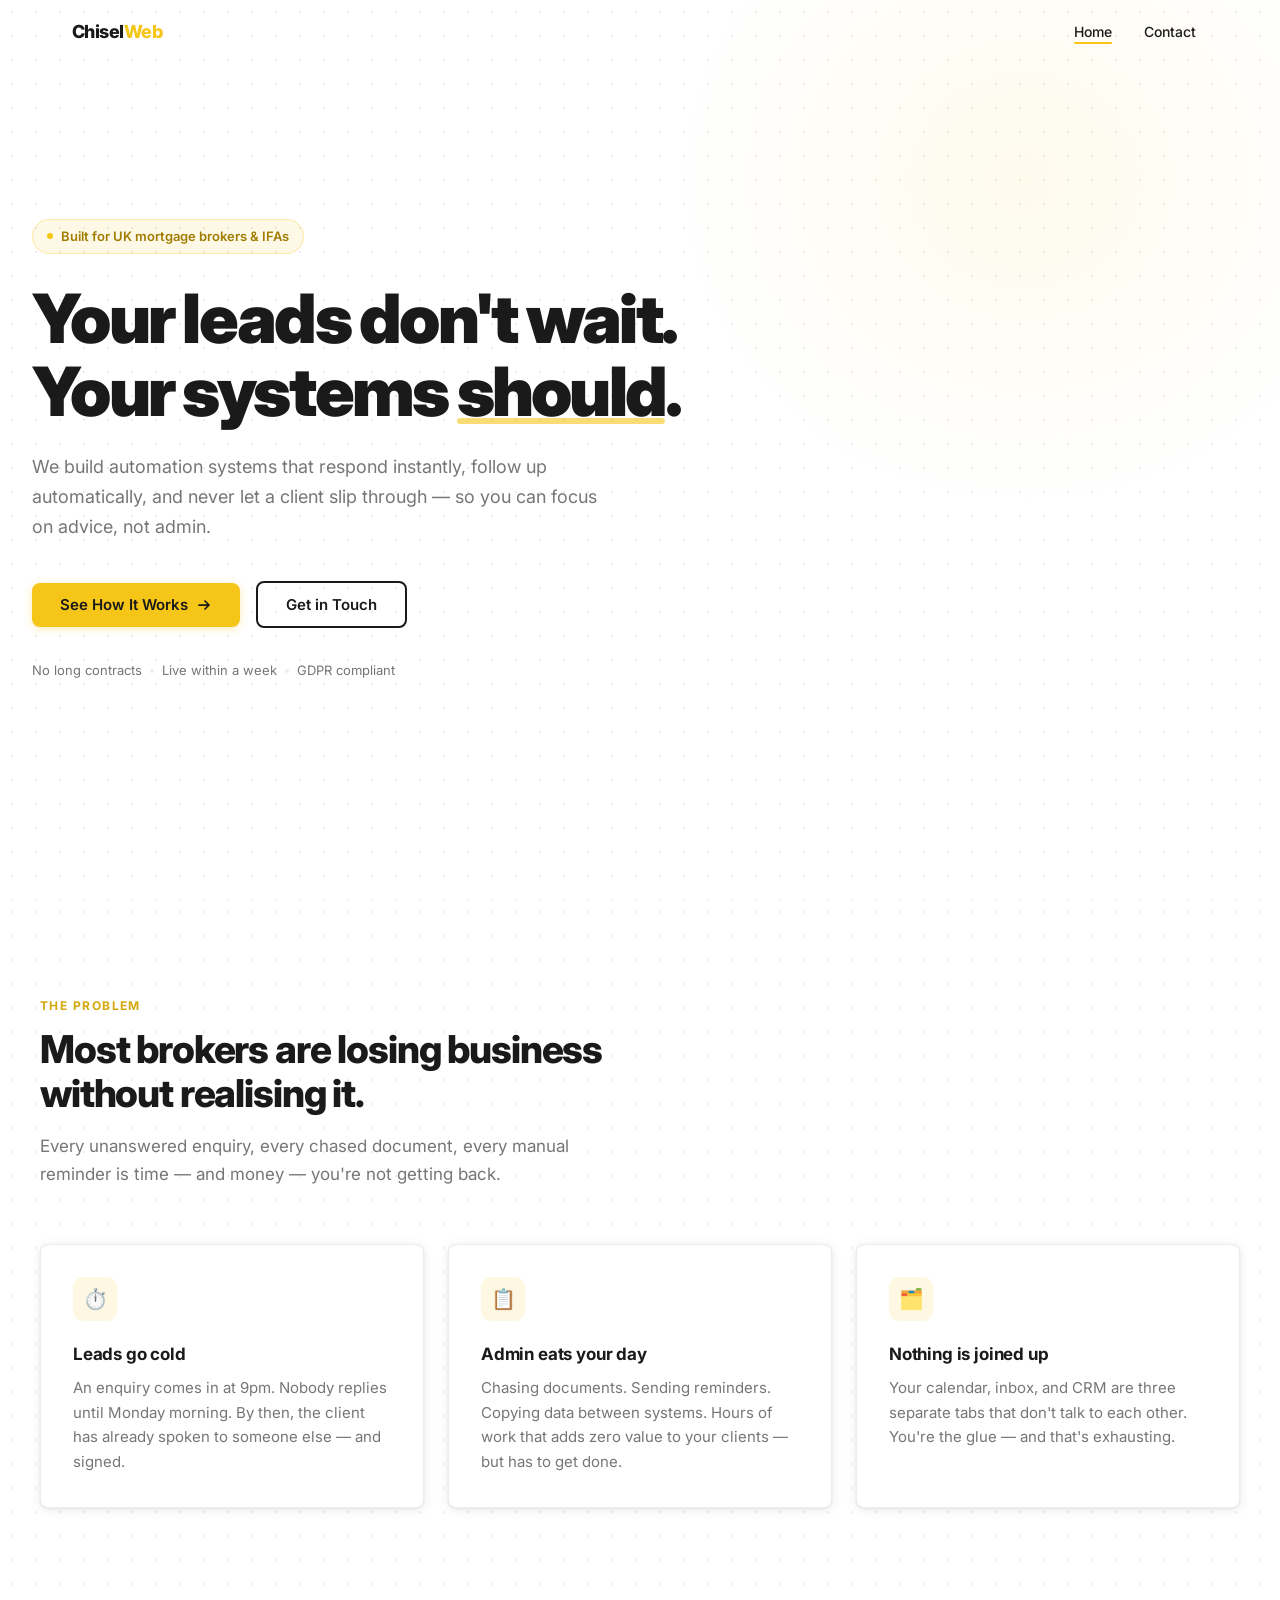
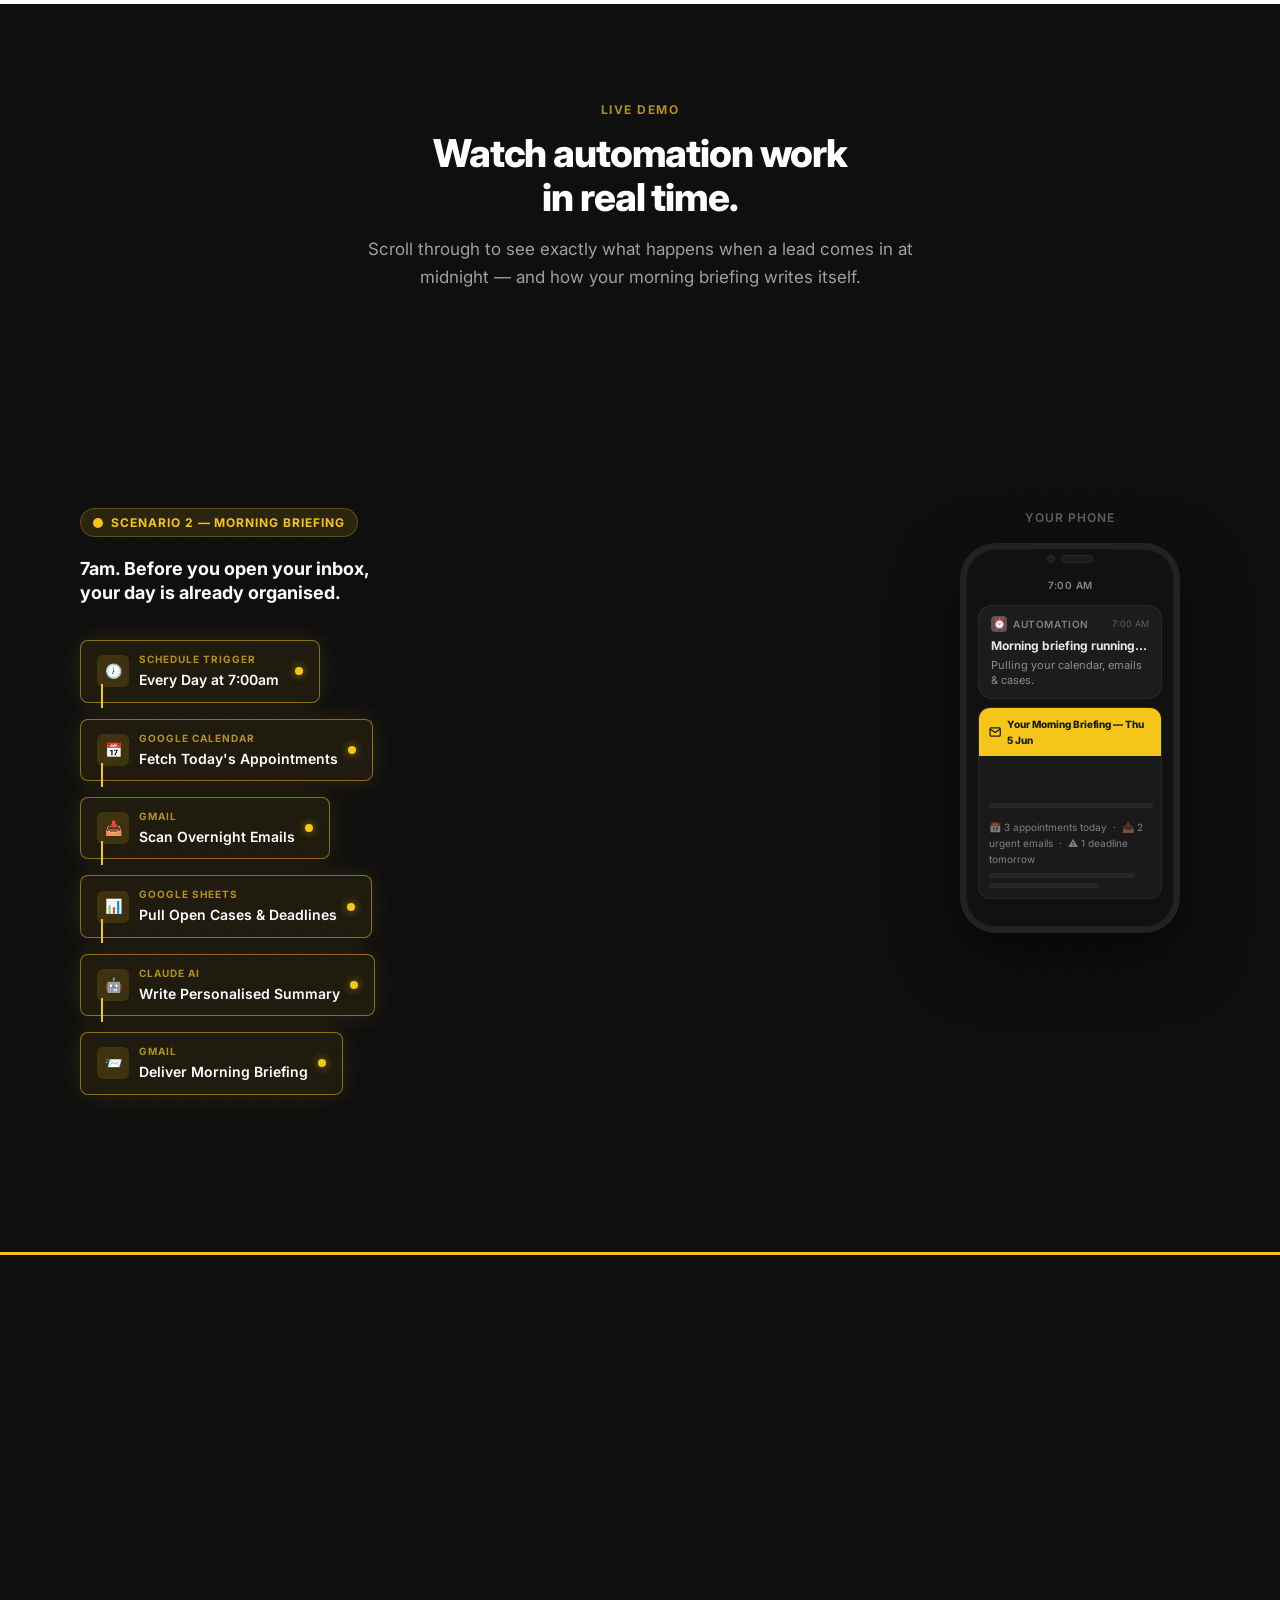
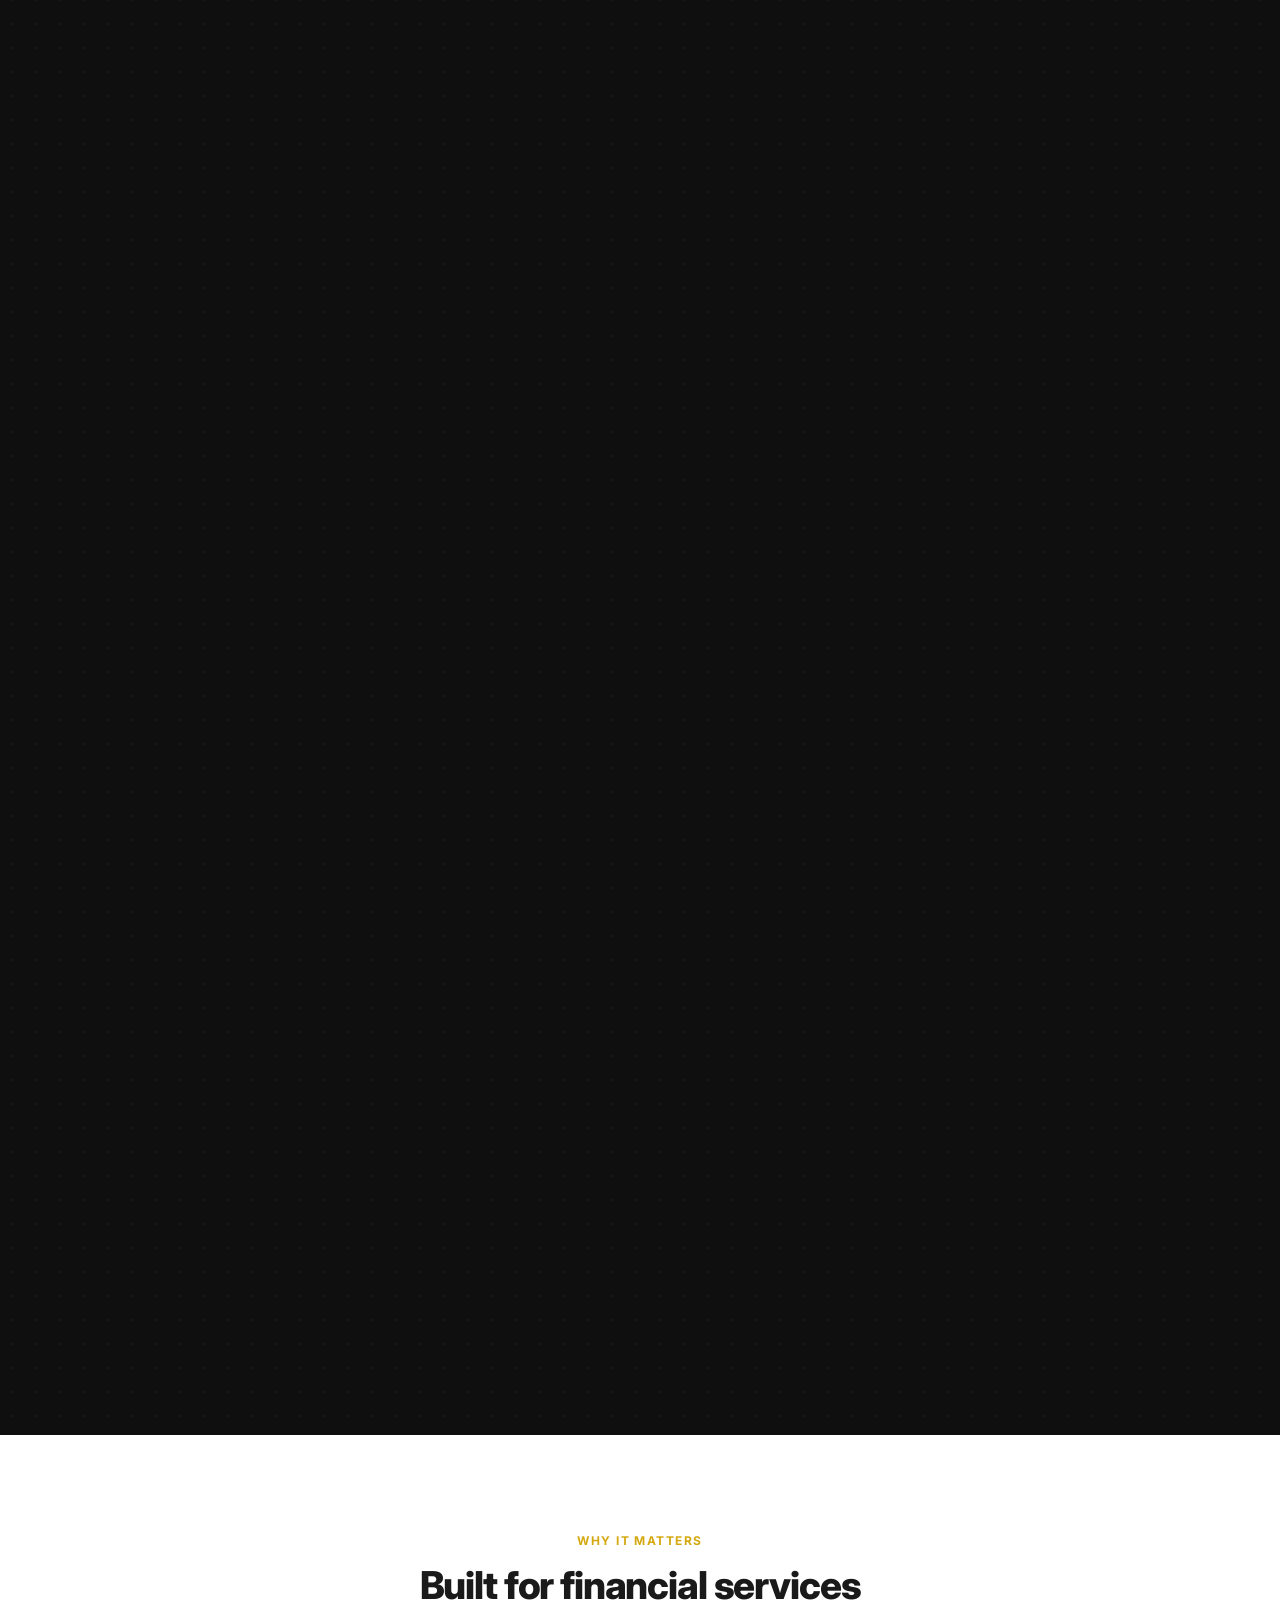
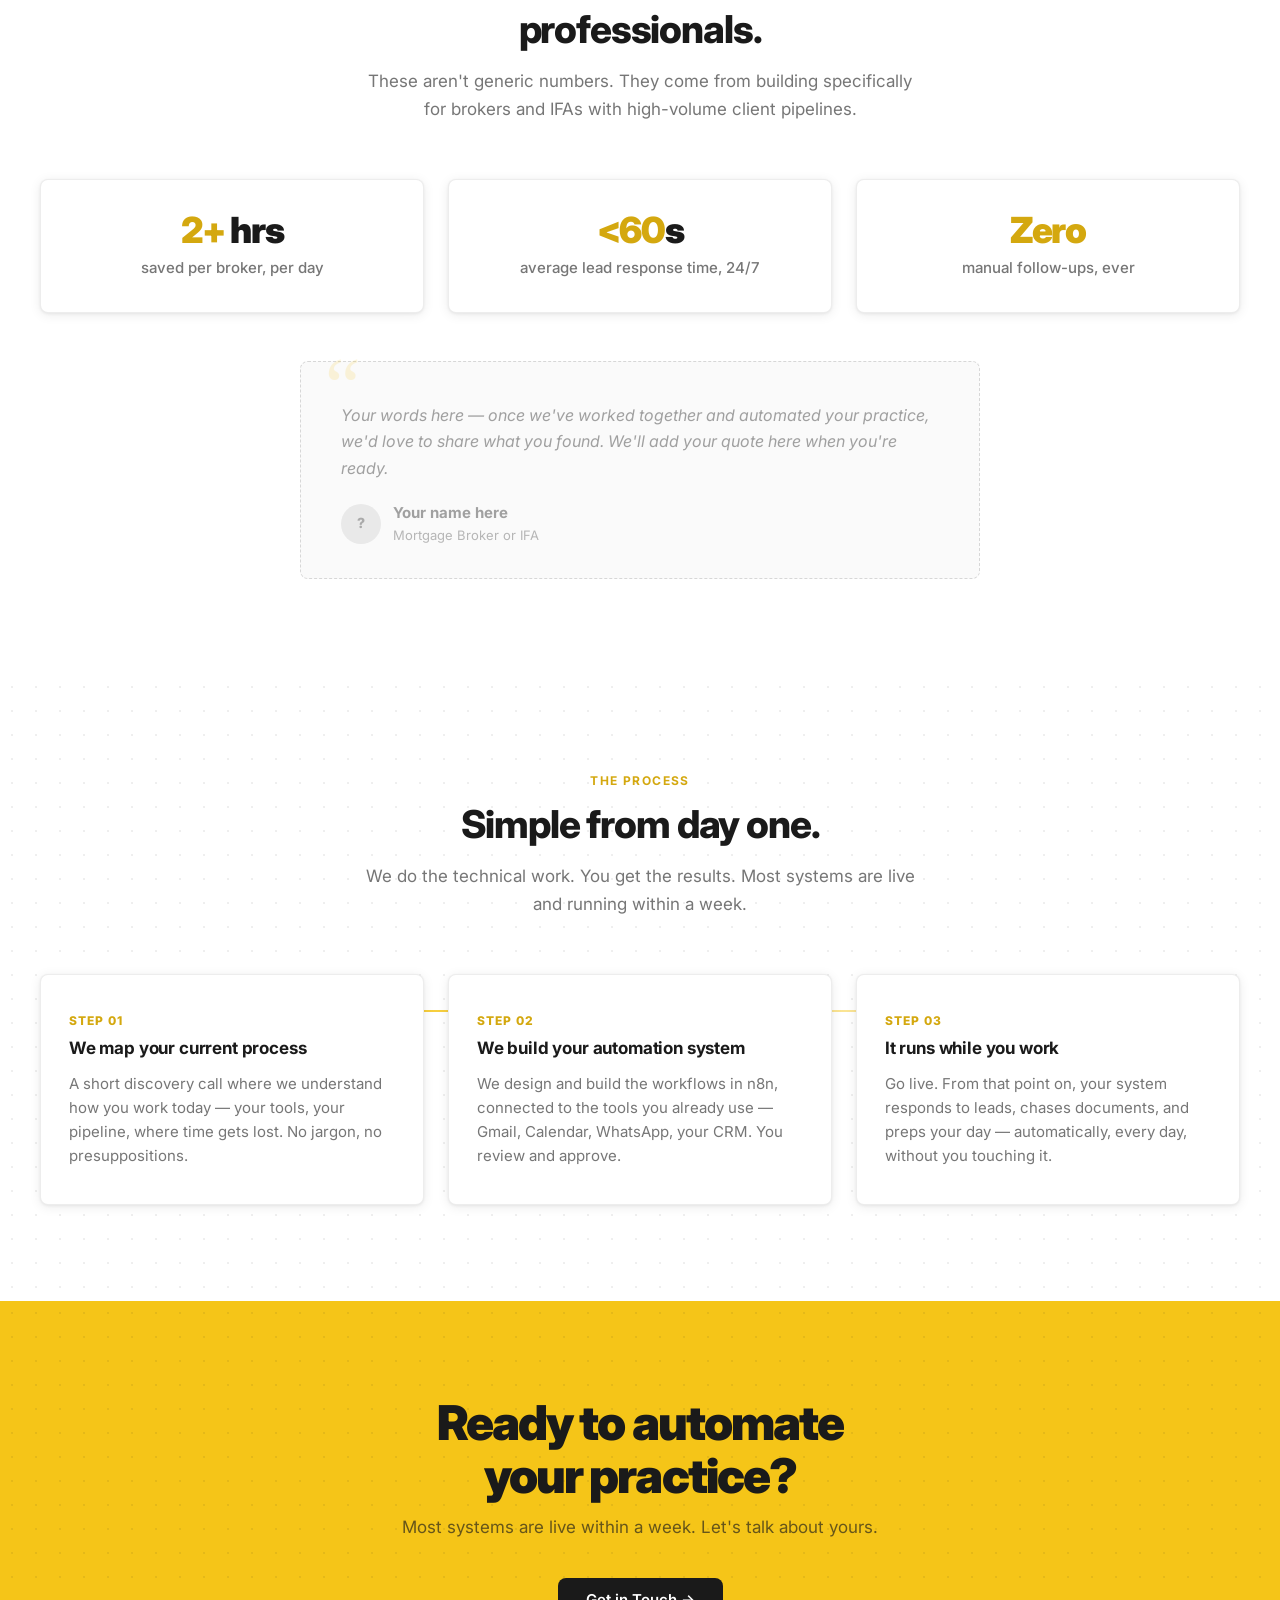
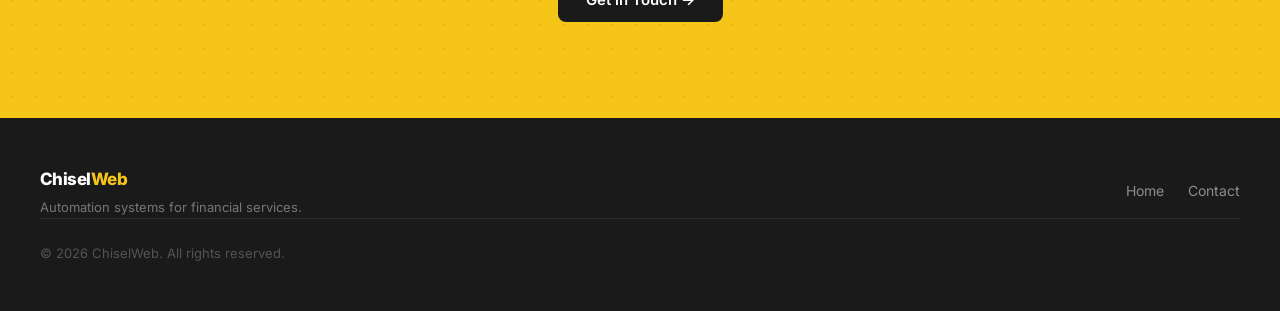
<file: index.html>
<!DOCTYPE html>
<html lang="en">
<head>
  <meta charset="UTF-8" />
  <meta name="viewport" content="width=device-width, initial-scale=1.0" />
  <title>ChiselWeb — Automation Systems for Financial Services</title>
  <meta name="description" content="We build automation systems that respond instantly, follow up automatically, and never let a client slip through. Built for mortgage brokers and IFAs in the UK." />
  <link rel="preconnect" href="https://fonts.googleapis.com" />
  <link rel="preconnect" href="https://fonts.gstatic.com" crossorigin />
  <link href="https://fonts.googleapis.com/css2?family=Inter:wght@300;400;500;600;700;800;900&display=swap" rel="stylesheet" />
  <link rel="stylesheet" href="styles.css" />
</head>
<body>

<!-- ── Navigation ─────────────────────────────────────────────── -->
<nav class="nav" id="nav">
  <div class="nav-inner">
    <a href="index.html" class="nav-logo">Chisel<span>Web</span></a>
    <!-- Desktop links -->
    <ul class="nav-links" id="navLinks">
      <li><a href="index.html" class="active">Home</a></li>
      <li><a href="contact.html">Contact</a></li>
    </ul>
    <!-- Hamburger -->
    <button class="nav-hamburger" id="navHamburger" aria-label="Open menu" aria-expanded="false">
      <span class="ham-bar"></span>
      <span class="ham-bar"></span>
      <span class="ham-bar"></span>
    </button>
  </div>
  <!-- Mobile dropdown -->
  <div class="nav-mobile-menu" id="navMobileMenu" aria-hidden="true">
    <ul>
      <li><a href="index.html">Home</a></li>
      <li><a href="contact.html">Contact</a></li>
    </ul>
  </div>
</nav>

<!-- ── Hero ───────────────────────────────────────────────────── -->
<section class="hero" id="hero">
  <div class="hero-bg dot-grid"></div>
  <div class="hero-bg-glow"></div>
  <div class="hero-content">
    <div class="hero-tag">
      <span class="hero-tag-dot"></span>
      Built for UK mortgage brokers &amp; IFAs
    </div>
    <h1 class="hero-headline">
      Your leads don't wait.<br>
      Your systems <em>should</em>.
    </h1>
    <p class="hero-sub">
      We build automation systems that respond instantly, follow up automatically, and never let a client slip through — so you can focus on advice, not admin.
    </p>
    <div class="hero-actions">
      <a href="#demo" class="btn btn-yellow">
        See How It Works
        <svg width="16" height="16" viewBox="0 0 16 16" fill="none"><path d="M3 8h10M9 4l4 4-4 4" stroke="currentColor" stroke-width="1.75" stroke-linecap="round" stroke-linejoin="round"/></svg>
      </a>
      <a href="contact.html" class="btn btn-outline">Get in Touch</a>
    </div>
    <div class="hero-trust">
      <span>No long contracts</span>
      <span class="hero-trust-dot"></span>
      <span>Live within a week</span>
      <span class="hero-trust-dot"></span>
      <span>GDPR compliant</span>
    </div>
  </div>
</section>

<!-- ── Problem Section ────────────────────────────────────────── -->
<section class="section dot-grid-light" id="problem">
  <div class="container">
    <div class="fade-up">
      <p class="section-label">The problem</p>
      <h2 class="section-title">Most brokers are losing business<br>without realising it.</h2>
      <p class="section-sub">Every unanswered enquiry, every chased document, every manual reminder is time — and money — you're not getting back.</p>
    </div>
    <div class="problem-grid">
      <div class="card fade-up">
        <div class="card-icon">⏱️</div>
        <h3 class="card-title">Leads go cold</h3>
        <p class="card-body">An enquiry comes in at 9pm. Nobody replies until Monday morning. By then, the client has already spoken to someone else — and signed.</p>
      </div>
      <div class="card fade-up" style="transition-delay:0.1s;">
        <div class="card-icon">📋</div>
        <h3 class="card-title">Admin eats your day</h3>
        <p class="card-body">Chasing documents. Sending reminders. Copying data between systems. Hours of work that adds zero value to your clients — but has to get done.</p>
      </div>
      <div class="card fade-up" style="transition-delay:0.2s;">
        <div class="card-icon">🗂️</div>
        <h3 class="card-title">Nothing is joined up</h3>
        <p class="card-body">Your calendar, inbox, and CRM are three separate tabs that don't talk to each other. You're the glue — and that's exhausting.</p>
      </div>
    </div>
  </div>
</section>

<!-- ── Demo Section ────────────────────────────────────────────── -->
<section class="demo-section" id="demo">
  <div class="demo-section-bg"></div>

  <div class="demo-header">
    <div class="container">
      <p class="section-label" style="color:rgba(245,197,24,0.7);">Live demo</p>
      <h2 class="section-title-white">Watch automation work<br>in real time.</h2>
      <p class="section-sub-white" style="margin:0 auto;">Scroll through to see exactly what happens when a lead comes in at midnight — and how your morning briefing writes itself.</p>
    </div>
  </div>

  <!-- ── Sticky scroll zone ──
       ARCHITECTURE:
         demoStickyOuter  → JS reads bounding rect for progress
           demoScrollDriver → gets height set by JS (the tall scroll track)
             demostickyscene  → position:sticky, pins at top:0 within the driver
  -->
  <div class="demo-sticky-outer" id="demoStickyOuter">
    <div class="demo-scroll-driver" id="demoScrollDriver">
      <div class="demo-sticky-scene" id="demostickyscene">
        <div class="demo-progress" id="demoProgress" style="width:0%"></div>

        <!-- ── Scenario 1: Lead Follow-Up ── -->
        <div class="demo-scenario active" id="scenario1">
          <div class="workflow-panel">
            <div class="workflow-scenario-label">
              <svg width="10" height="10" viewBox="0 0 10 10"><circle cx="5" cy="5" r="5" fill="#F5C518"/></svg>
              Scenario 1 — Lead Follow-Up
            </div>
            <h3 class="workflow-title">A lead enquires at 11pm.<br>Here's what happens automatically.</h3>
            <div class="workflow-nodes" id="s1nodes">

              <div class="workflow-node" data-node="0">
                <div class="node-box">
                  <div class="node-icon">🔗</div>
                  <div class="node-info">
                    <div class="node-type">Webhook</div>
                    <div class="node-label">Lead Enquires via Form</div>
                  </div>
                  <div class="node-status"></div>
                </div>
              </div>

              <div class="workflow-node" data-node="1">
                <div class="node-box">
                  <div class="node-icon">⚖️</div>
                  <div class="node-info">
                    <div class="node-type">IF Node</div>
                    <div class="node-label">New or Existing Client?</div>
                  </div>
                  <span class="node-branch">→ NEW</span>
                  <div class="node-status"></div>
                </div>
              </div>

              <div class="workflow-node" data-node="2">
                <div class="node-box">
                  <div class="node-icon">✉️</div>
                  <div class="node-info">
                    <div class="node-type">Gmail</div>
                    <div class="node-label">Send Welcome Email</div>
                  </div>
                  <div class="node-status"></div>
                </div>
              </div>

              <div class="workflow-node" data-node="3">
                <div class="node-box">
                  <div class="node-icon">💬</div>
                  <div class="node-info">
                    <div class="node-type">WhatsApp / SMS</div>
                    <div class="node-label">Instant Text Acknowledgement</div>
                  </div>
                  <div class="node-status"></div>
                </div>
              </div>

              <div class="workflow-node" data-node="4">
                <div class="node-box">
                  <div class="node-icon">⏳</div>
                  <div class="node-info">
                    <div class="node-type">Wait</div>
                    <div class="node-label">Pause 24 Hours</div>
                  </div>
                  <div class="node-status"></div>
                </div>
              </div>

              <div class="workflow-node" data-node="5">
                <div class="node-box">
                  <div class="node-icon">⚖️</div>
                  <div class="node-info">
                    <div class="node-type">IF Node</div>
                    <div class="node-label">Did They Reply?</div>
                  </div>
                  <span class="node-branch">→ NO</span>
                  <div class="node-status"></div>
                </div>
              </div>

              <div class="workflow-node" data-node="6">
                <div class="node-box">
                  <div class="node-icon">📧</div>
                  <div class="node-info">
                    <div class="node-type">Gmail</div>
                    <div class="node-label">Send Chase Email</div>
                  </div>
                  <div class="node-status"></div>
                </div>
              </div>

              <div class="workflow-node" data-node="7">
                <div class="node-box">
                  <div class="node-icon">🔔</div>
                  <div class="node-info">
                    <div class="node-type">Slack</div>
                    <div class="node-label">Alert Your Team</div>
                  </div>
                  <div class="node-status"></div>
                </div>
              </div>

              <div class="workflow-node" data-node="8">
                <div class="node-box">
                  <div class="node-icon">✅</div>
                  <div class="node-info">
                    <div class="node-type">CRM Update</div>
                    <div class="node-label">Mark as Qualified Lead</div>
                  </div>
                  <div class="node-status"></div>
                </div>
              </div>

            </div>
          </div>

          <!-- Phone mockup S1 -->
          <div class="phone-panel">
            <div style="font-size:0.75rem;font-weight:600;color:rgba(255,255,255,0.35);text-transform:uppercase;letter-spacing:0.08em;margin-bottom:16px;text-align:center;">Client's phone</div>
            <div class="phone-mockup">
              <div class="phone-notch">
                <div class="phone-notch-cam"></div>
                <div class="phone-notch-pill"></div>
              </div>
              <div class="phone-screen" id="s1phone">
                <div class="phone-time">11:08 PM</div>

                <div class="phone-notification" id="s1n0">
                  <div class="phone-notif-header">
                    <div class="phone-notif-app-icon" style="background:#4CAF50;">🌐</div>
                    <div class="phone-notif-app-name">Safari</div>
                    <div class="phone-notif-time">now</div>
                  </div>
                  <div class="phone-notif-title">Form submitted</div>
                  <div class="phone-notif-body">Your mortgage enquiry has been received.</div>
                </div>

                <div class="phone-notification" id="s1n2">
                  <div class="phone-notif-header">
                    <div class="phone-notif-app-icon" style="background:#EA4335;">✉</div>
                    <div class="phone-notif-app-name">Gmail</div>
                    <div class="phone-notif-time">11:08 PM</div>
                  </div>
                  <div class="phone-notif-title">Thanks for getting in touch</div>
                  <div class="phone-notif-body">Hi James — we've got your enquiry and will be in touch shortly...</div>
                </div>

                <div class="phone-notification" id="s1n3">
                  <div class="phone-notif-header">
                    <div class="phone-notif-app-icon" style="background:#25D366;">💬</div>
                    <div class="phone-notif-app-name">WhatsApp</div>
                    <div class="phone-notif-time">11:08 PM</div>
                  </div>
                  <div class="phone-notif-title">ChiselWeb Brokers</div>
                  <div class="phone-notif-body">Hi James 👋 Got your enquiry — we'll be in touch first thing tomorrow.</div>
                </div>

                <div class="phone-notification" id="s1n6">
                  <div class="phone-notif-header">
                    <div class="phone-notif-app-icon" style="background:#EA4335;">✉</div>
                    <div class="phone-notif-app-name">Gmail</div>
                    <div class="phone-notif-time">Tomorrow</div>
                  </div>
                  <div class="phone-notif-title">Still thinking it over?</div>
                  <div class="phone-notif-body">No pressure — just wanted to make sure you didn't miss our last message.</div>
                </div>

              </div>
            </div>
          </div>
        </div><!-- /scenario1 -->

        <!-- ── Scenario 2: Morning Briefing ── -->
        <div class="demo-scenario" id="scenario2">
          <div class="workflow-panel">
            <div class="workflow-scenario-label">
              <svg width="10" height="10" viewBox="0 0 10 10"><circle cx="5" cy="5" r="5" fill="#F5C518"/></svg>
              Scenario 2 — Morning Briefing
            </div>
            <h3 class="workflow-title">7am. Before you open your inbox,<br>your day is already organised.</h3>
            <div class="workflow-nodes" id="s2nodes">

              <div class="workflow-node" data-node="0">
                <div class="node-box">
                  <div class="node-icon">🕖</div>
                  <div class="node-info">
                    <div class="node-type">Schedule Trigger</div>
                    <div class="node-label">Every Day at 7:00am</div>
                  </div>
                  <div class="node-status"></div>
                </div>
              </div>

              <div class="workflow-node" data-node="1">
                <div class="node-box">
                  <div class="node-icon">📅</div>
                  <div class="node-info">
                    <div class="node-type">Google Calendar</div>
                    <div class="node-label">Fetch Today's Appointments</div>
                  </div>
                  <div class="node-status"></div>
                </div>
              </div>

              <div class="workflow-node" data-node="2">
                <div class="node-box">
                  <div class="node-icon">📥</div>
                  <div class="node-info">
                    <div class="node-type">Gmail</div>
                    <div class="node-label">Scan Overnight Emails</div>
                  </div>
                  <div class="node-status"></div>
                </div>
              </div>

              <div class="workflow-node" data-node="3">
                <div class="node-box">
                  <div class="node-icon">📊</div>
                  <div class="node-info">
                    <div class="node-type">Google Sheets</div>
                    <div class="node-label">Pull Open Cases &amp; Deadlines</div>
                  </div>
                  <div class="node-status"></div>
                </div>
              </div>

              <div class="workflow-node" data-node="4">
                <div class="node-box">
                  <div class="node-icon">🤖</div>
                  <div class="node-info">
                    <div class="node-type">Claude AI</div>
                    <div class="node-label">Write Personalised Summary</div>
                  </div>
                  <div class="node-status"></div>
                </div>
              </div>

              <div class="workflow-node" data-node="5">
                <div class="node-box">
                  <div class="node-icon">📨</div>
                  <div class="node-info">
                    <div class="node-type">Gmail</div>
                    <div class="node-label">Deliver Morning Briefing</div>
                  </div>
                  <div class="node-status"></div>
                </div>
              </div>

            </div>
          </div>

          <!-- Phone mockup S2 -->
          <div class="phone-panel">
            <div style="font-size:0.75rem;font-weight:600;color:rgba(255,255,255,0.35);text-transform:uppercase;letter-spacing:0.08em;margin-bottom:16px;text-align:center;">Your phone</div>
            <div class="phone-mockup">
              <div class="phone-notch">
                <div class="phone-notch-cam"></div>
                <div class="phone-notch-pill"></div>
              </div>
              <div class="phone-screen" id="s2phone">
                <div class="phone-time">7:00 AM</div>

                <div class="phone-notification" id="s2n0">
                  <div class="phone-notif-header">
                    <div class="phone-notif-app-icon" style="background:#555;">⏰</div>
                    <div class="phone-notif-app-name">Automation</div>
                    <div class="phone-notif-time">7:00 AM</div>
                  </div>
                  <div class="phone-notif-title">Morning briefing running…</div>
                  <div class="phone-notif-body">Pulling your calendar, emails &amp; cases.</div>
                </div>

                <div class="phone-email-preview" id="s2email">
                  <div class="phone-email-header">
                    <svg width="14" height="14" viewBox="0 0 24 24" fill="none" stroke="#1a1a1a" stroke-width="2.5"><path d="M4 4h16c1.1 0 2 .9 2 2v12c0 1.1-.9 2-2 2H4c-1.1 0-2-.9-2-2V6c0-1.1.9-2 2-2z"/><polyline points="22,6 12,13 2,6"/></svg>
                    <span class="phone-email-from">Your Morning Briefing — Thu 5 Jun</span>
                  </div>
                  <div class="phone-email-subject">☀️ Good morning. Here's your day.</div>
                  <div class="phone-email-line w90"></div>
                  <div style="padding:6px 10px;font-size:0.625rem;color:rgba(255,255,255,0.45);">📅 3 appointments today &nbsp;·&nbsp; 📥 2 urgent emails &nbsp;·&nbsp; ⚠️ 1 deadline tomorrow</div>
                  <div class="phone-email-line w80"></div>
                  <div class="phone-email-line w60" style="margin-bottom:10px;"></div>
                </div>

              </div>
            </div>
          </div>
        </div><!-- /scenario2 -->

      </div><!-- /demo-sticky-scene -->
    </div><!-- /demo-scroll-driver -->
  </div><!-- /demo-sticky-outer -->

  <div style="height:80px;position:relative;z-index:1;"></div>
</section>

<!-- ── Social Proof ────────────────────────────────────────────── -->
<section class="section" id="proof">
  <div class="container">
    <div class="fade-up" style="text-align:center;margin-bottom:0;">
      <p class="section-label">Why it matters</p>
      <h2 class="section-title">Built for financial services<br>professionals.</h2>
      <p class="section-sub" style="margin:0 auto;">These aren't generic numbers. They come from building specifically for brokers and IFAs with high-volume client pipelines.</p>
    </div>
    <div class="stats-grid">
      <div class="stat-card fade-up">
        <div class="stat-number"><span>2+</span> hrs</div>
        <div class="stat-label">saved per broker, per day</div>
      </div>
      <div class="stat-card fade-up" style="transition-delay:0.1s;">
        <div class="stat-number"><span>&lt;60</span>s</div>
        <div class="stat-label">average lead response time, 24/7</div>
      </div>
      <div class="stat-card fade-up" style="transition-delay:0.2s;">
        <div class="stat-number"><span>Zero</span></div>
        <div class="stat-label">manual follow-ups, ever</div>
      </div>
    </div>

    <!-- Placeholder testimonial — real quote to be added after working together -->
    <div class="testimonial-block testimonial-placeholder fade-up">
      <p class="testimonial-placeholder-text">Your words here — once we've worked together and automated your practice, we'd love to share what you found. We'll add your quote here when you're ready.</p>
      <div class="testimonial-author">
        <div class="testimonial-avatar">?</div>
        <div>
          <div class="testimonial-name">Your name here</div>
          <div class="testimonial-role">Mortgage Broker or IFA</div>
        </div>
      </div>
    </div>
  </div>
</section>

<!-- ── How It Works ────────────────────────────────────────────── -->
<section class="section dot-grid-light" id="how">
  <div class="container">
    <div class="fade-up" style="text-align:center;">
      <p class="section-label">The process</p>
      <h2 class="section-title">Simple from day one.</h2>
      <p class="section-sub" style="margin:0 auto;">We do the technical work. You get the results. Most systems are live and running within a week.</p>
    </div>
    <div class="steps-grid">
      <div class="step-card fade-up">
        <div class="step-number">STEP 01</div>
        <h3 class="step-title">We map your current process</h3>
        <p class="step-body">A short discovery call where we understand how you work today — your tools, your pipeline, where time gets lost. No jargon, no presuppositions.</p>
      </div>
      <div class="step-card fade-up" style="transition-delay:0.1s;">
        <div class="step-number">STEP 02</div>
        <h3 class="step-title">We build your automation system</h3>
        <p class="step-body">We design and build the workflows in n8n, connected to the tools you already use — Gmail, Calendar, WhatsApp, your CRM. You review and approve.</p>
      </div>
      <div class="step-card fade-up" style="transition-delay:0.2s;">
        <div class="step-number">STEP 03</div>
        <h3 class="step-title">It runs while you work</h3>
        <p class="step-body">Go live. From that point on, your system responds to leads, chases documents, and preps your day — automatically, every day, without you touching it.</p>
      </div>
    </div>
  </div>
</section>

<!-- ── CTA ─────────────────────────────────────────────────────── -->
<section class="cta-section" id="cta">
  <div class="cta-section-bg"></div>
  <div class="container" style="position:relative;z-index:1;text-align:center;">
    <h2 class="cta-title">Ready to automate<br>your practice?</h2>
    <p class="cta-sub">Most systems are live within a week. Let's talk about yours.</p>
    <a href="contact.html" class="btn btn-dark">Get in Touch →</a>
  </div>
</section>

<!-- ── Footer ─────────────────────────────────────────────────── -->
<footer class="footer">
  <div class="footer-inner">
    <div>
      <div class="footer-logo">Chisel<span>Web</span></div>
      <div class="footer-tagline">Automation systems for financial services.</div>
    </div>
    <nav class="footer-links">
      <a href="index.html">Home</a>
      <a href="contact.html">Contact</a>
    </nav>
  </div>
  <div class="footer-inner" style="padding-top:0;">
    <p class="footer-copy">© 2026 ChiselWeb. All rights reserved.</p>
  </div>
</footer>

<script src="script.js"></script>
</body>
</html>
</file>
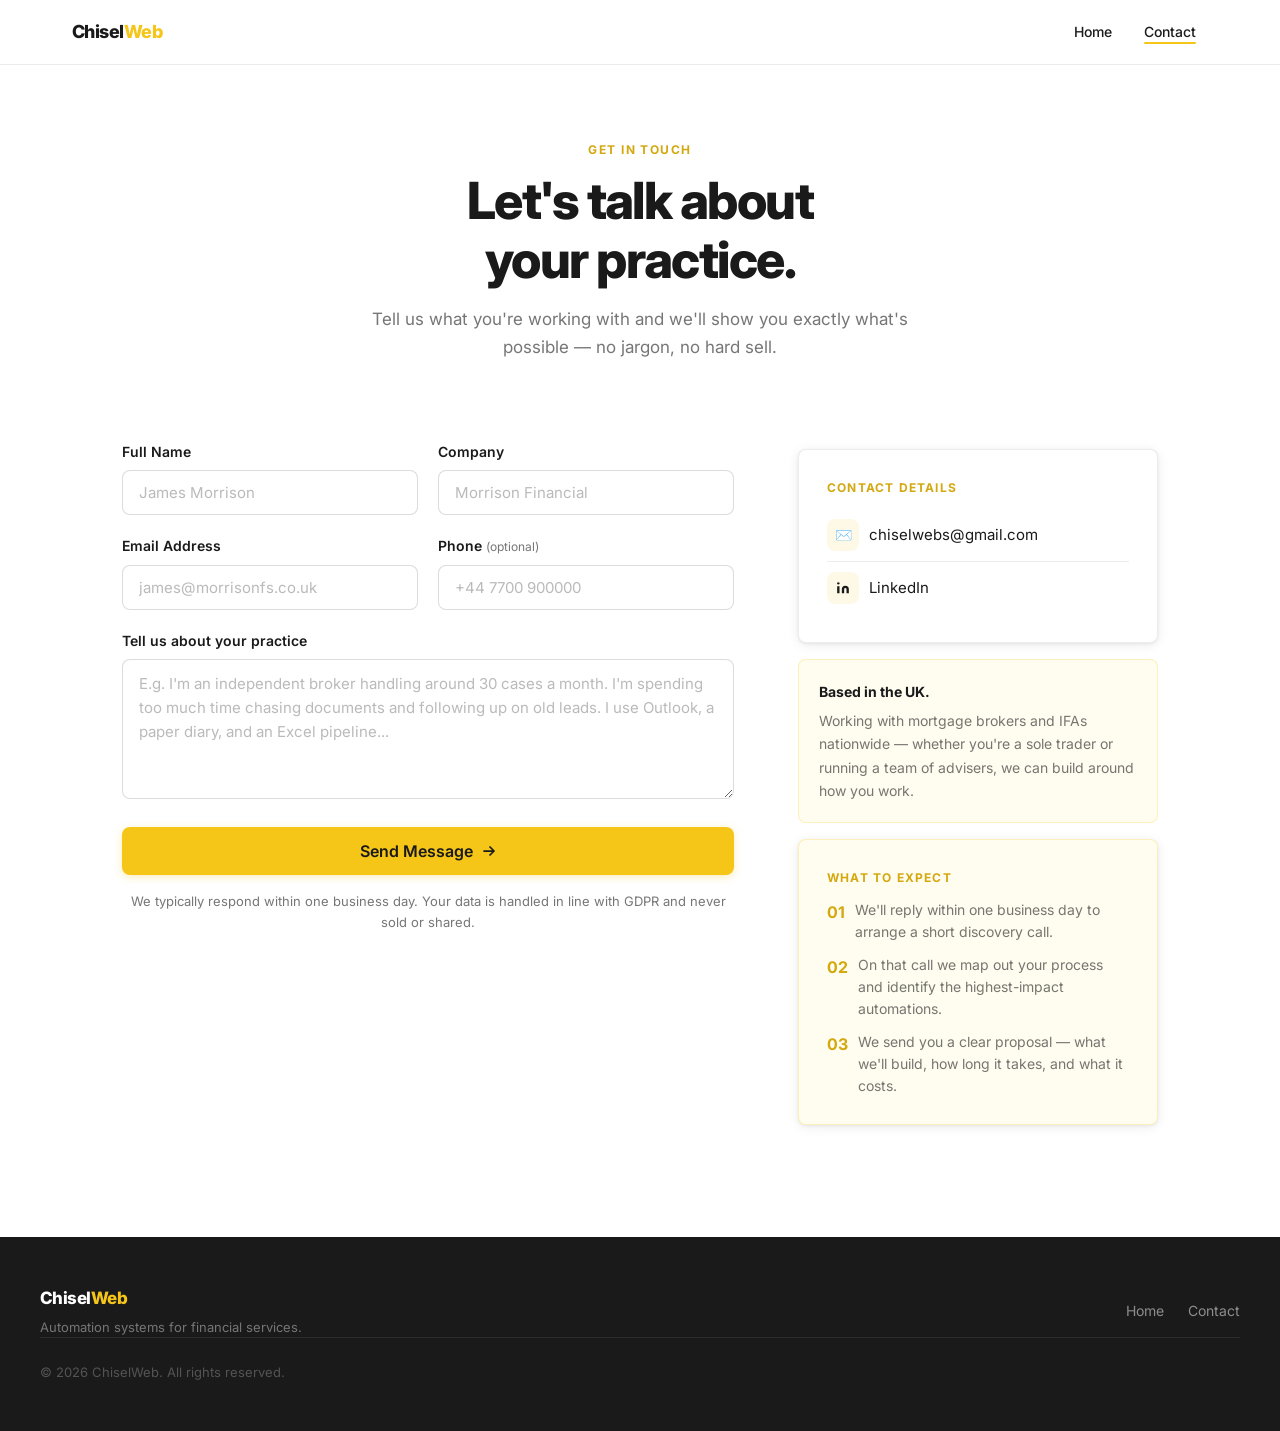
<file: contact.html>
<!DOCTYPE html>
<html lang="en">
<head>
  <meta charset="UTF-8" />
  <meta name="viewport" content="width=device-width, initial-scale=1.0" />
  <title>Contact — ChiselWeb</title>
  <meta name="description" content="Get in touch with ChiselWeb. Tell us about your practice and we'll show you exactly what automation can do for you." />
  <link rel="preconnect" href="https://fonts.googleapis.com" />
  <link rel="preconnect" href="https://fonts.gstatic.com" crossorigin />
  <link href="https://fonts.googleapis.com/css2?family=Inter:wght@300;400;500;600;700;800;900&display=swap" rel="stylesheet" />
  <link rel="stylesheet" href="styles.css" />
</head>
<body>

<!-- ── Navigation ─────────────────────────────────────────────── -->
<!-- Contact page: always starts scrolled (background visible immediately) -->
<nav class="nav scrolled" id="nav">
  <div class="nav-inner">
    <a href="index.html" class="nav-logo">Chisel<span>Web</span></a>
    <!-- Desktop links -->
    <ul class="nav-links" id="navLinks">
      <li><a href="index.html">Home</a></li>
      <li><a href="contact.html" class="active">Contact</a></li>
    </ul>
    <!-- Hamburger -->
    <button class="nav-hamburger" id="navHamburger" aria-label="Open menu" aria-expanded="false">
      <span class="ham-bar"></span>
      <span class="ham-bar"></span>
      <span class="ham-bar"></span>
    </button>
  </div>
  <!-- Mobile dropdown -->
  <div class="nav-mobile-menu" id="navMobileMenu" aria-hidden="true">
    <ul>
      <li><a href="index.html">Home</a></li>
      <li><a href="contact.html">Contact</a></li>
    </ul>
  </div>
</nav>

<!-- ── Hero ───────────────────────────────────────────────────── -->
<section class="contact-hero dot-grid-light">
  <div class="container-sm" style="text-align:center;">
    <p class="section-label">Get in touch</p>
    <h1 class="section-title" style="font-size:clamp(2rem,4vw,3.25rem);">Let's talk about<br>your practice.</h1>
    <p class="section-sub" style="margin:0 auto;">Tell us what you're working with and we'll show you exactly what's possible — no jargon, no hard sell.</p>
  </div>
</section>

<!-- ── Contact Form + Sidebar ─────────────────────────────────── -->
<div class="contact-grid">

  <!-- Form -->
  <div>
    <form
      action="https://formspree.io/f/REPLACE_WITH_ID"
      method="POST"
      id="contactForm"
    >
      <!-- Row 1: Name + Company — collapses to 1 col on mobile via .form-row -->
      <div class="form-row">
        <div class="form-group">
          <label class="form-label" for="name">Full Name</label>
          <input class="form-input" type="text" id="name" name="name" placeholder="James Morrison" required autocomplete="name" />
        </div>
        <div class="form-group">
          <label class="form-label" for="company">Company</label>
          <input class="form-input" type="text" id="company" name="company" placeholder="Morrison Financial" required autocomplete="organization" />
        </div>
      </div>

      <!-- Row 2: Email + Phone — collapses to 1 col on mobile -->
      <div class="form-row">
        <div class="form-group">
          <label class="form-label" for="email">Email Address</label>
          <input class="form-input" type="email" id="email" name="email" placeholder="james@morrisonfs.co.uk" required autocomplete="email" />
        </div>
        <div class="form-group">
          <label class="form-label" for="phone">
            Phone
            <span class="form-optional">(optional)</span>
          </label>
          <input class="form-input" type="tel" id="phone" name="phone" placeholder="+44 7700 900000" autocomplete="tel" />
        </div>
      </div>

      <div class="form-group">
        <label class="form-label" for="message">Tell us about your practice</label>
        <textarea
          class="form-textarea"
          id="message"
          name="message"
          placeholder="E.g. I'm an independent broker handling around 30 cases a month. I'm spending too much time chasing documents and following up on old leads. I use Outlook, a paper diary, and an Excel pipeline..."
          required
        ></textarea>
      </div>

      <button type="submit" class="btn btn-yellow" style="width:100%;padding:16px 28px;font-size:1rem;">
        Send Message
        <svg width="16" height="16" viewBox="0 0 16 16" fill="none"><path d="M3 8h10M9 4l4 4-4 4" stroke="currentColor" stroke-width="1.75" stroke-linecap="round" stroke-linejoin="round"/></svg>
      </button>

      <p class="form-note" style="text-align:center;margin-top:16px;">
        We typically respond within one business day. Your data is handled in line with GDPR and never sold or shared.
      </p>

      <!-- Success / error states -->
      <div id="formSuccess" style="display:none;margin-top:20px;background:#f0fdf4;border:1.5px solid #86efac;border-radius:8px;padding:20px 24px;color:#166534;font-size:0.9375rem;font-weight:500;">
        ✅ &nbsp;Message sent — we'll be in touch within one business day.
      </div>
      <div id="formError" style="display:none;margin-top:20px;background:#fef2f2;border:1.5px solid #fca5a5;border-radius:8px;padding:20px 24px;color:#991b1b;font-size:0.9375rem;font-weight:500;">
        ⚠️ &nbsp;Something went wrong. Please try again or email us directly at chiselwebs@gmail.com.
      </div>

    </form>
  </div>

  <!-- Sidebar -->
  <div class="contact-sidebar">
    <div class="sidebar-card">
      <div class="sidebar-card-title">Contact details</div>
      <a href="mailto:chiselwebs@gmail.com" class="sidebar-contact-item">
        <div class="sidebar-contact-icon">✉️</div>
        chiselwebs@gmail.com
      </a>
      <a href="https://linkedin.com/company/chiselweb" target="_blank" rel="noopener noreferrer" class="sidebar-contact-item">
        <div class="sidebar-contact-icon">
          <svg width="14" height="14" viewBox="0 0 24 24" fill="currentColor"><path d="M16 8a6 6 0 016 6v7h-4v-7a2 2 0 00-2-2 2 2 0 00-2 2v7h-4v-7a6 6 0 016-6zM2 9h4v12H2z"/><circle cx="4" cy="4" r="2"/></svg>
        </div>
        LinkedIn
      </a>
    </div>

    <div class="sidebar-note">
      <strong style="display:block;margin-bottom:6px;color:#1a1a1a;">Based in the UK.</strong>
      Working with mortgage brokers and IFAs nationwide — whether you're a sole trader or running a team of advisers, we can build around how you work.
    </div>

    <div class="sidebar-card" style="margin-top:16px;background:#fffdf0;border-color:rgba(245,197,24,0.25);">
      <div class="sidebar-card-title">What to expect</div>
      <div style="display:flex;flex-direction:column;gap:12px;">
        <div style="display:flex;gap:10px;align-items:flex-start;">
          <span style="color:var(--yellow-dark);font-weight:700;margin-top:1px;flex-shrink:0;">01</span>
          <span style="font-size:0.875rem;color:var(--charcoal-60);line-height:1.55;">We'll reply within one business day to arrange a short discovery call.</span>
        </div>
        <div style="display:flex;gap:10px;align-items:flex-start;">
          <span style="color:var(--yellow-dark);font-weight:700;margin-top:1px;flex-shrink:0;">02</span>
          <span style="font-size:0.875rem;color:var(--charcoal-60);line-height:1.55;">On that call we map out your process and identify the highest-impact automations.</span>
        </div>
        <div style="display:flex;gap:10px;align-items:flex-start;">
          <span style="color:var(--yellow-dark);font-weight:700;margin-top:1px;flex-shrink:0;">03</span>
          <span style="font-size:0.875rem;color:var(--charcoal-60);line-height:1.55;">We send you a clear proposal — what we'll build, how long it takes, and what it costs.</span>
        </div>
      </div>
    </div>
  </div>
</div>

<!-- ── Footer ─────────────────────────────────────────────────── -->
<footer class="footer">
  <div class="footer-inner">
    <div>
      <div class="footer-logo">Chisel<span>Web</span></div>
      <div class="footer-tagline">Automation systems for financial services.</div>
    </div>
    <nav class="footer-links">
      <a href="index.html">Home</a>
      <a href="contact.html">Contact</a>
    </nav>
  </div>
  <div class="footer-inner" style="padding-top:0;">
    <p class="footer-copy">© 2026 ChiselWeb. All rights reserved.</p>
  </div>
</footer>

<script>
  /* ── Nav: contact page always starts scrolled ── */
  const nav = document.getElementById('nav');
  /* scrolled class already applied in HTML; keep it on scroll too */
  window.addEventListener('scroll', () => {
    /* On contact page nav is always shown with bg */
    nav.classList.add('scrolled');
  }, { passive: true });

  /* ── Hamburger menu ── */
  (function () {
    const btn = document.getElementById('navHamburger');
    const mobileMenu = document.getElementById('navMobileMenu');
    if (!btn || !mobileMenu) return;

    function openMenu() {
      nav.classList.add('nav-open');
      btn.setAttribute('aria-expanded', 'true');
      btn.setAttribute('aria-label', 'Close menu');
      mobileMenu.setAttribute('aria-hidden', 'false');
    }
    function closeMenu() {
      nav.classList.remove('nav-open');
      btn.setAttribute('aria-expanded', 'false');
      btn.setAttribute('aria-label', 'Open menu');
      mobileMenu.setAttribute('aria-hidden', 'true');
    }

    btn.addEventListener('click', () => {
      nav.classList.contains('nav-open') ? closeMenu() : openMenu();
    });
    mobileMenu.querySelectorAll('a').forEach(a => a.addEventListener('click', closeMenu));
    document.addEventListener('click', (e) => { if (!nav.contains(e.target)) closeMenu(); });
    document.addEventListener('keydown', (e) => { if (e.key === 'Escape') closeMenu(); });
  })();

  /* ── Fade-up ── */
  document.querySelectorAll('.fade-up').forEach(el => {
    new IntersectionObserver((entries) => {
      entries.forEach(e => { if (e.isIntersecting) e.target.classList.add('visible'); });
    }, { threshold: 0.12 }).observe(el);
  });

  /* ── Formspree AJAX submit ── */
  const form = document.getElementById('contactForm');
  if (form) {
    form.addEventListener('submit', async (e) => {
      const action = form.getAttribute('action');
      if (action.includes('REPLACE_WITH_ID')) return; // fall back to native submit if not configured
      e.preventDefault();
      const btn = form.querySelector('button[type="submit"]');
      const origText = btn.innerHTML;
      btn.disabled = true;
      btn.textContent = 'Sending…';
      try {
        const res = await fetch(action, {
          method: 'POST',
          body: new FormData(form),
          headers: { Accept: 'application/json' }
        });
        if (res.ok) {
          form.reset();
          document.getElementById('formSuccess').style.display = 'block';
          document.getElementById('formError').style.display = 'none';
          btn.textContent = 'Sent ✓';
        } else {
          throw new Error('bad response');
        }
      } catch {
        document.getElementById('formError').style.display = 'block';
        btn.disabled = false;
        btn.innerHTML = origText;
      }
    });
  }
</script>
</body>
</html>
</file>
<file: styles.css>
@import url('https://fonts.googleapis.com/css2?family=Inter:wght@300;400;500;600;700;800;900&display=swap');

/* ─── Reset & Base ─────────────────────────────────────────────── */
*, *::before, *::after { box-sizing: border-box; margin: 0; padding: 0; }

:root {
  --yellow: #F5C518;
  --yellow-dark: #d4a80f;
  --charcoal: #1a1a1a;
  --charcoal-60: rgba(26,26,26,0.6);
  --charcoal-20: rgba(26,26,26,0.08);
  --white: #ffffff;
  --dark: #0f0f0f;
  --dark-card: #181818;
  --radius: 8px;
  --shadow: 0 2px 12px rgba(0,0,0,0.08), 0 1px 3px rgba(0,0,0,0.06);
  --shadow-hover: 0 8px 32px rgba(0,0,0,0.12), 0 2px 8px rgba(0,0,0,0.08);
  --font: 'Inter', -apple-system, BlinkMacSystemFont, sans-serif;
  --nav-h: 64px;
}

html { scroll-behavior: smooth; font-size: 16px; }

body {
  font-family: var(--font);
  color: var(--charcoal);
  background: var(--white);
  line-height: 1.6;
  -webkit-font-smoothing: antialiased;
  overflow-x: hidden;
}

/* ─── Dot Grid Utility ─────────────────────────────────────────── */
.dot-grid {
  background-image: radial-gradient(circle, rgba(26,26,26,0.12) 1px, transparent 1px);
  background-size: 24px 24px;
}
.dot-grid-light {
  background-image: radial-gradient(circle, rgba(26,26,26,0.07) 1px, transparent 1px);
  background-size: 24px 24px;
}
.dot-grid-dark {
  background-image: radial-gradient(circle, rgba(255,255,255,0.07) 1px, transparent 1px);
  background-size: 24px 24px;
}

/* ─── Navigation ───────────────────────────────────────────────── */
.nav {
  position: fixed;
  top: 0; left: 0; right: 0;
  height: var(--nav-h);
  z-index: 1000;
  transition: background 0.3s, box-shadow 0.3s, backdrop-filter 0.3s;
}
.nav.scrolled {
  background: rgba(255,255,255,0.88);
  backdrop-filter: blur(16px);
  -webkit-backdrop-filter: blur(16px);
  box-shadow: 0 1px 0 rgba(0,0,0,0.08);
}
/* Mobile menu open: always show frosted bg */
.nav.nav-open {
  background: rgba(255,255,255,0.96);
  backdrop-filter: blur(16px);
  -webkit-backdrop-filter: blur(16px);
  box-shadow: 0 1px 0 rgba(0,0,0,0.08);
  height: auto;
}

.nav-inner {
  max-width: 1200px;
  margin: 0 auto;
  padding: 0 32px;
  height: var(--nav-h);
  display: flex;
  align-items: center;
  justify-content: space-between;
}
.nav-logo {
  font-size: 1.125rem;
  font-weight: 800;
  letter-spacing: -0.03em;
  color: var(--charcoal);
  text-decoration: none;
  z-index: 2;
}
.nav-logo span { color: var(--yellow); }
.nav-links { display: flex; align-items: center; gap: 8px; list-style: none; }
.nav-links a {
  font-size: 0.875rem;
  font-weight: 500;
  color: var(--charcoal);
  text-decoration: none;
  padding: 6px 12px;
  border-radius: 4px;
  position: relative;
  transition: color 0.2s;
}
.nav-links a::after {
  content: '';
  position: absolute;
  bottom: 2px; left: 12px; right: 12px;
  height: 2px;
  background: var(--yellow);
  border-radius: 2px;
  transform: scaleX(0);
  transition: transform 0.2s;
}
.nav-links a.active::after,
.nav-links a:hover::after { transform: scaleX(1); }
.nav-links a.active,
.nav-links a:hover { color: var(--charcoal); }

/* Hamburger button */
.nav-hamburger {
  display: none;
  flex-direction: column;
  justify-content: center;
  align-items: center;
  gap: 5px;
  width: 44px; height: 44px;
  background: none;
  border: none;
  cursor: pointer;
  padding: 0;
  z-index: 2;
  border-radius: var(--radius);
  transition: background 0.2s;
}
.nav-hamburger:hover { background: var(--charcoal-20); }
.ham-bar {
  display: block;
  width: 22px; height: 2px;
  background: var(--charcoal);
  border-radius: 2px;
  transition: transform 0.3s ease, opacity 0.3s ease, width 0.3s ease;
  transform-origin: center;
}
/* X state */
.nav-open .ham-bar:nth-child(1) { transform: translateY(7px) rotate(45deg); }
.nav-open .ham-bar:nth-child(2) { opacity: 0; transform: scaleX(0); }
.nav-open .ham-bar:nth-child(3) { transform: translateY(-7px) rotate(-45deg); }

/* Mobile dropdown menu */
.nav-mobile-menu {
  max-height: 0;
  overflow: hidden;
  transition: max-height 0.35s ease, opacity 0.3s ease;
  opacity: 0;
  border-top: 1px solid transparent;
}
.nav-open .nav-mobile-menu {
  max-height: 240px;
  opacity: 1;
  border-top-color: var(--charcoal-20);
}
.nav-mobile-menu ul {
  list-style: none;
  padding: 12px 32px 20px;
  display: flex;
  flex-direction: column;
  gap: 4px;
}
.nav-mobile-menu ul a {
  display: block;
  padding: 12px 0;
  font-size: 1.0625rem;
  font-weight: 600;
  color: var(--charcoal);
  text-decoration: none;
  border-bottom: 1px solid var(--charcoal-20);
  transition: color 0.2s;
}
.nav-mobile-menu ul a:hover { color: var(--yellow-dark); }
.nav-mobile-menu ul li:last-child a { border-bottom: none; }

/* ─── Buttons ──────────────────────────────────────────────────── */
.btn {
  display: inline-flex;
  align-items: center;
  justify-content: center;
  gap: 8px;
  padding: 14px 28px;
  border-radius: var(--radius);
  font-family: var(--font);
  font-size: 0.9375rem;
  font-weight: 600;
  text-decoration: none;
  cursor: pointer;
  border: none;
  transition: transform 0.15s, box-shadow 0.15s, background 0.15s;
  line-height: 1;
  min-height: 44px;
}
.btn:hover { transform: translateY(-1px); }
.btn:active { transform: translateY(0); }
.btn-yellow {
  background: var(--yellow);
  color: var(--charcoal);
  box-shadow: 0 2px 8px rgba(245,197,24,0.3);
}
.btn-yellow:hover {
  background: var(--yellow-dark);
  box-shadow: 0 4px 16px rgba(245,197,24,0.4);
}
.btn-dark {
  background: var(--charcoal);
  color: var(--white);
}
.btn-dark:hover { background: #333; }
.btn-outline {
  background: transparent;
  color: var(--charcoal);
  border: 2px solid var(--charcoal);
}
.btn-outline:hover { background: var(--charcoal); color: var(--white); }

/* ─── Section layout ───────────────────────────────────────────── */
.section { padding: 96px 32px; }
.section-sm { padding: 64px 32px; }
.container { max-width: 1200px; margin: 0 auto; }
.container-sm { max-width: 860px; margin: 0 auto; }

.section-label {
  font-size: 0.75rem;
  font-weight: 700;
  letter-spacing: 0.12em;
  text-transform: uppercase;
  color: var(--yellow-dark);
  margin-bottom: 12px;
}
.section-title {
  font-size: clamp(1.75rem, 3vw, 2.5rem);
  font-weight: 800;
  letter-spacing: -0.03em;
  line-height: 1.15;
  color: var(--charcoal);
  margin-bottom: 16px;
}
.section-title-white {
  font-size: clamp(1.75rem, 3vw, 2.5rem);
  font-weight: 800;
  letter-spacing: -0.03em;
  line-height: 1.15;
  color: var(--white);
  margin-bottom: 16px;
}
.section-sub {
  font-size: 1.0625rem;
  color: var(--charcoal-60);
  max-width: 560px;
  line-height: 1.65;
}
.section-sub-white {
  font-size: 1.0625rem;
  color: rgba(255,255,255,0.6);
  max-width: 560px;
  line-height: 1.65;
}

/* ─── Cards ────────────────────────────────────────────────────── */
.card {
  background: var(--white);
  border: 1px solid var(--charcoal-20);
  border-radius: var(--radius);
  padding: 32px;
  box-shadow: var(--shadow);
  transition: transform 0.2s, box-shadow 0.2s;
}
.card:hover { transform: translateY(-2px); box-shadow: var(--shadow-hover); }

.card-icon {
  width: 44px; height: 44px;
  background: rgba(245,197,24,0.12);
  border-radius: 10px;
  display: flex; align-items: center; justify-content: center;
  margin-bottom: 20px;
  font-size: 1.25rem;
}
.card-title {
  font-size: 1.0625rem;
  font-weight: 700;
  letter-spacing: -0.01em;
  margin-bottom: 8px;
}
.card-body {
  font-size: 0.9375rem;
  color: var(--charcoal-60);
  line-height: 1.65;
}

/* ─── HERO ─────────────────────────────────────────────────────── */
.hero {
  min-height: 100vh;
  display: flex;
  align-items: center;
  position: relative;
  overflow: hidden;
  /* Symmetric padding: nav-h on both sides so flexbox centres content true-vertically */
  padding: var(--nav-h) 32px;
  background: var(--white);
}
.hero-bg {
  position: absolute;
  inset: 0;
  background-image: radial-gradient(circle, rgba(26,26,26,0.09) 1px, transparent 1px);
  background-size: 24px 24px;
  pointer-events: none;
}
.hero-bg-glow {
  position: absolute;
  top: -20%;
  right: -10%;
  width: 60%;
  height: 80%;
  background: radial-gradient(ellipse, rgba(245,197,24,0.08) 0%, transparent 65%);
  pointer-events: none;
}
.hero-content {
  max-width: 780px;
  position: relative;
  z-index: 1;
}
.hero-tag {
  display: inline-flex;
  align-items: center;
  gap: 8px;
  background: rgba(245,197,24,0.1);
  border: 1px solid rgba(245,197,24,0.3);
  border-radius: 100px;
  padding: 6px 14px;
  font-size: 0.8125rem;
  font-weight: 600;
  color: #a07c00;
  margin-bottom: 28px;
}
.hero-tag-dot {
  width: 6px; height: 6px;
  background: var(--yellow);
  border-radius: 50%;
  animation: pulse 2s infinite;
}
@keyframes pulse {
  0%, 100% { opacity: 1; transform: scale(1); }
  50% { opacity: 0.5; transform: scale(0.8); }
}
.hero-headline {
  font-size: clamp(2.25rem, 5.5vw, 4.25rem);
  font-weight: 900;
  letter-spacing: -0.04em;
  line-height: 1.08;
  color: var(--charcoal);
  margin-bottom: 24px;
}
.hero-headline em {
  font-style: normal;
  position: relative;
  display: inline-block;
}
.hero-headline em::after {
  content: '';
  position: absolute;
  bottom: 4px; left: 0; right: 0;
  height: 6px;
  background: var(--yellow);
  border-radius: 3px;
  z-index: -1;
  opacity: 0.6;
}
.hero-sub {
  font-size: 1.125rem;
  color: var(--charcoal-60);
  line-height: 1.65;
  max-width: 580px;
  margin-bottom: 40px;
}
.hero-actions {
  display: flex;
  align-items: center;
  gap: 16px;
  flex-wrap: wrap;
}
.hero-trust {
  display: flex;
  align-items: center;
  gap: 8px;
  font-size: 0.8125rem;
  color: var(--charcoal-60);
  flex-wrap: wrap;
  margin-top: 32px;
}
.hero-trust-dot { width: 4px; height: 4px; background: var(--charcoal-20); border-radius: 50%; }

/* ─── Problem Section ──────────────────────────────────────────── */
.problem-grid {
  display: grid;
  grid-template-columns: repeat(3, 1fr);
  gap: 24px;
  margin-top: 56px;
}

/* ─── DEMO SECTION ─────────────────────────────────────────────── */
.demo-section {
  background: var(--dark);
  position: relative;
  /* NOTE: overflow must NOT be hidden — it breaks position:sticky on children */
}
.demo-section-bg {
  position: absolute;
  inset: 0;
  background-image: radial-gradient(circle, rgba(255,255,255,0.04) 1px, transparent 1px);
  background-size: 24px 24px;
  pointer-events: none;
  /* z-index lower than sticky scene */
  z-index: 0;
}
.demo-header {
  padding: 96px 32px 64px;
  position: relative;
  z-index: 1;
}
.demo-header .container { text-align: center; }

/* ── Sticky scroll architecture ──
   outer   = bounding-rect reference for JS progress calculation
   driver  = the tall element (height set by JS) — sticky container
   scene   = position:sticky child that pins inside the driver
*/
.demo-sticky-outer {
  position: relative;
}
.demo-scroll-driver {
  /* height set by JS — provides scroll travel */
  position: relative;
}
.demo-sticky-scene {
  position: sticky;
  top: 0;
  height: 100vh;
  display: flex;
  align-items: center;
  overflow: hidden;
  z-index: 2;
}

/* Progress bar */
.demo-progress {
  position: absolute;
  left: 0; bottom: 0;
  height: 3px;
  background: var(--yellow);
  transition: width 0.1s linear;
  z-index: 10;
}

/* Scenario toggle */
.demo-scenario { display: none; }
.demo-scenario.active {
  display: flex;
  width: 100%;
  gap: 48px;
  align-items: flex-start;
  padding: 0 40px;
  max-width: 1200px;
  margin: 0 auto;
}

/* Workflow panel */
.workflow-panel {
  flex: 1;
  min-width: 0;
}
.workflow-scenario-label {
  display: inline-flex;
  align-items: center;
  gap: 8px;
  background: rgba(245,197,24,0.12);
  border: 1px solid rgba(245,197,24,0.25);
  border-radius: 100px;
  padding: 4px 12px;
  font-size: 0.75rem;
  font-weight: 700;
  letter-spacing: 0.08em;
  text-transform: uppercase;
  color: var(--yellow);
  margin-bottom: 20px;
}
.workflow-title {
  font-size: 1.125rem;
  font-weight: 700;
  color: var(--white);
  margin-bottom: 28px;
  line-height: 1.3;
}

/* n8n-style nodes */
.workflow-nodes {
  display: flex;
  flex-direction: column;
  gap: 0;
  position: relative;
}
.workflow-node {
  display: flex;
  align-items: center;
  gap: 12px;
  position: relative;
}
.workflow-node:not(:last-child)::after {
  content: '';
  position: absolute;
  left: 21px;
  top: 52px;
  width: 2px;
  height: 24px;
  background: rgba(255,255,255,0.1);
  transition: background 0.4s;
  z-index: 0;
}
.workflow-node.lit:not(:last-child)::after { background: var(--yellow); }

.node-box {
  display: flex;
  align-items: center;
  gap: 10px;
  background: #1f1f1f;
  border: 1.5px solid rgba(255,255,255,0.08);
  border-radius: var(--radius);
  padding: 10px 16px;
  min-width: 240px;
  cursor: default;
  transition: border-color 0.35s, background 0.35s, box-shadow 0.35s;
  position: relative;
  z-index: 1;
  margin: 8px 0;
}
.node-box .node-icon {
  width: 32px; height: 32px;
  border-radius: 6px;
  display: flex; align-items: center; justify-content: center;
  font-size: 0.875rem;
  background: rgba(255,255,255,0.07);
  transition: background 0.35s;
  flex-shrink: 0;
}
.node-box .node-info { flex: 1; min-width: 0; }
.node-box .node-type {
  font-size: 0.625rem;
  font-weight: 700;
  letter-spacing: 0.1em;
  text-transform: uppercase;
  color: rgba(255,255,255,0.3);
  margin-bottom: 2px;
  transition: color 0.35s;
}
.node-box .node-label {
  font-size: 0.875rem;
  font-weight: 600;
  color: rgba(255,255,255,0.6);
  transition: color 0.35s;
  white-space: nowrap;
  overflow: hidden;
  text-overflow: ellipsis;
}
.node-box .node-status {
  width: 8px; height: 8px;
  border-radius: 50%;
  background: rgba(255,255,255,0.12);
  transition: background 0.35s, box-shadow 0.35s;
  flex-shrink: 0;
}

/* Lit node state */
.workflow-node.lit .node-box {
  border-color: rgba(245,197,24,0.5);
  background: rgba(245,197,24,0.07);
  box-shadow: 0 0 24px rgba(245,197,24,0.12);
}
.workflow-node.lit .node-icon { background: rgba(245,197,24,0.15); }
.workflow-node.lit .node-type { color: rgba(245,197,24,0.7); }
.workflow-node.lit .node-label { color: var(--white); }
.workflow-node.lit .node-status {
  background: var(--yellow);
  box-shadow: 0 0 8px rgba(245,197,24,0.6);
}

/* IF branch badge */
.node-branch {
  font-size: 0.6875rem;
  font-weight: 700;
  letter-spacing: 0.05em;
  padding: 2px 7px;
  border-radius: 4px;
  background: rgba(255,255,255,0.07);
  color: rgba(255,255,255,0.4);
  transition: background 0.35s, color 0.35s;
  flex-shrink: 0;
}
.workflow-node.lit .node-branch {
  background: rgba(245,197,24,0.15);
  color: var(--yellow);
}

/* Phone mockup */
.phone-panel {
  width: 260px;
  flex-shrink: 0;
  display: flex;
  flex-direction: column;
  align-items: center;
}
.phone-mockup {
  width: 220px;
  background: #111;
  border-radius: 36px;
  border: 6px solid #222;
  box-shadow: 0 24px 64px rgba(0,0,0,0.6), inset 0 0 0 1px rgba(255,255,255,0.05);
  overflow: hidden;
  position: relative;
  min-height: 380px;
}
.phone-notch {
  width: 80px; height: 20px;
  background: #111;
  border-radius: 0 0 14px 14px;
  margin: 0 auto;
  position: relative;
  z-index: 2;
  display: flex;
  align-items: center;
  justify-content: center;
  gap: 6px;
}
.phone-notch-cam {
  width: 8px; height: 8px;
  background: #1e1e1e;
  border-radius: 50%;
  border: 1.5px solid #2a2a2a;
}
.phone-notch-pill {
  width: 32px; height: 8px;
  background: #1a1a1a;
  border-radius: 8px;
  border: 1.5px solid #2a2a2a;
}
.phone-screen {
  padding: 0 12px 20px;
  min-height: 340px;
  position: relative;
}
.phone-time {
  font-size: 0.625rem;
  font-weight: 600;
  color: rgba(255,255,255,0.5);
  text-align: center;
  padding: 8px 0 12px;
  letter-spacing: 0.04em;
}
.phone-notification {
  background: rgba(30,30,30,0.95);
  border-radius: 14px;
  padding: 10px 12px;
  margin-bottom: 8px;
  transform: translateY(10px);
  opacity: 0;
  transition: opacity 0.4s ease, transform 0.4s ease;
  border: 1px solid rgba(255,255,255,0.06);
}
.phone-notification.visible {
  opacity: 1;
  transform: translateY(0);
}
.phone-notif-header {
  display: flex;
  align-items: center;
  gap: 6px;
  margin-bottom: 4px;
}
.phone-notif-app-icon {
  width: 16px; height: 16px;
  border-radius: 4px;
  font-size: 0.65rem;
  display: flex; align-items: center; justify-content: center;
}
.phone-notif-app-name {
  font-size: 0.625rem;
  font-weight: 600;
  color: rgba(255,255,255,0.45);
  text-transform: uppercase;
  letter-spacing: 0.06em;
}
.phone-notif-time {
  font-size: 0.5625rem;
  color: rgba(255,255,255,0.3);
  margin-left: auto;
}
.phone-notif-title {
  font-size: 0.75rem;
  font-weight: 700;
  color: rgba(255,255,255,0.9);
  margin-bottom: 2px;
}
.phone-notif-body {
  font-size: 0.6875rem;
  color: rgba(255,255,255,0.5);
  line-height: 1.4;
}

/* Email preview in phone */
.phone-email-preview {
  background: #1a1a1a;
  border-radius: 12px;
  overflow: hidden;
  margin-bottom: 8px;
  border: 1px solid rgba(255,255,255,0.05);
  transform: translateY(10px);
  opacity: 0;
  transition: opacity 0.4s ease, transform 0.4s ease;
}
.phone-email-preview.visible { opacity: 1; transform: translateY(0); }
.phone-email-header {
  background: var(--yellow);
  padding: 8px 10px;
  display: flex;
  align-items: center;
  gap: 6px;
}
.phone-email-from {
  font-size: 0.625rem;
  font-weight: 800;
  color: var(--charcoal);
  letter-spacing: -0.01em;
}
.phone-email-subject {
  font-size: 0.6875rem;
  font-weight: 600;
  color: var(--charcoal);
  padding: 7px 10px 4px;
}
.phone-email-line {
  height: 5px;
  background: rgba(255,255,255,0.06);
  border-radius: 3px;
  margin: 0 10px 5px;
}
.phone-email-line.w80 { width: 80%; }
.phone-email-line.w60 { width: 60%; }
.phone-email-line.w90 { width: 90%; }

/* ─── Social Proof ─────────────────────────────────────────────── */
.stats-grid {
  display: grid;
  grid-template-columns: repeat(3, 1fr);
  gap: 24px;
  margin: 56px 0 48px;
}
.stat-card {
  background: var(--white);
  border: 1px solid var(--charcoal-20);
  border-radius: var(--radius);
  padding: 32px;
  box-shadow: var(--shadow);
  text-align: center;
}
.stat-number {
  font-size: clamp(1.75rem, 3vw, 2.25rem);
  font-weight: 900;
  letter-spacing: -0.04em;
  color: var(--charcoal);
  line-height: 1;
  margin-bottom: 8px;
}
.stat-number span { color: var(--yellow-dark); }
.stat-label {
  font-size: 0.9375rem;
  color: var(--charcoal-60);
  font-weight: 500;
}

/* Testimonial — shared card style */
.testimonial-block {
  background: #fffdf0;
  border: 1.5px solid rgba(245,197,24,0.25);
  border-radius: var(--radius);
  padding: 32px 40px;
  max-width: 680px;
  margin: 0 auto;
  position: relative;
  box-shadow: 2px 3px 0 rgba(245,197,24,0.2);
}
.testimonial-block::before {
  content: '\201C';
  font-size: 5rem;
  font-family: Georgia, serif;
  color: var(--yellow);
  opacity: 0.4;
  position: absolute;
  top: -16px; left: 24px;
  line-height: 1;
}
.testimonial-text {
  font-size: 1.0625rem;
  line-height: 1.7;
  color: var(--charcoal);
  margin-bottom: 20px;
  padding-top: 8px;
}
.testimonial-author {
  display: flex;
  align-items: center;
  gap: 12px;
}
.testimonial-avatar {
  width: 40px; height: 40px;
  background: var(--yellow);
  border-radius: 50%;
  display: flex; align-items: center; justify-content: center;
  font-weight: 800;
  font-size: 0.875rem;
  color: var(--charcoal);
  flex-shrink: 0;
}
.testimonial-name { font-weight: 700; font-size: 0.9375rem; }
.testimonial-role { font-size: 0.8125rem; color: var(--charcoal-60); }

/* Placeholder variant */
.testimonial-placeholder {
  background: #fafafa;
  border-style: dashed;
  border-color: rgba(26,26,26,0.15);
  box-shadow: none;
}
.testimonial-placeholder::before { opacity: 0.15; }
.testimonial-placeholder-text {
  font-size: 1rem;
  line-height: 1.65;
  color: rgba(26,26,26,0.4);
  margin-bottom: 20px;
  padding-top: 8px;
  font-style: italic;
}
.testimonial-placeholder .testimonial-avatar {
  background: rgba(26,26,26,0.07);
  color: rgba(26,26,26,0.3);
}
.testimonial-placeholder .testimonial-name { color: rgba(26,26,26,0.4); }
.testimonial-placeholder .testimonial-role { color: rgba(26,26,26,0.3); }

/* ─── How it Works ─────────────────────────────────────────────── */
.steps-grid {
  display: grid;
  grid-template-columns: repeat(3, 1fr);
  gap: 24px;
  margin-top: 56px;
  position: relative;
}
.steps-grid::before {
  content: '';
  position: absolute;
  top: 36px; left: calc(16.67% + 12px); right: calc(16.67% + 12px);
  height: 1.5px;
  background: linear-gradient(to right, var(--yellow), rgba(245,197,24,0.3));
  z-index: 0;
}
.step-card {
  background: var(--white);
  border: 1px solid var(--charcoal-20);
  border-radius: var(--radius);
  padding: 36px 28px;
  box-shadow: var(--shadow);
  position: relative;
  z-index: 1;
}
.step-number {
  font-size: 0.75rem;
  font-weight: 800;
  letter-spacing: 0.08em;
  color: var(--yellow-dark);
  margin-bottom: 4px;
}
.step-title {
  font-size: 1.0625rem;
  font-weight: 700;
  margin-bottom: 10px;
  letter-spacing: -0.01em;
}
.step-body {
  font-size: 0.9375rem;
  color: var(--charcoal-60);
  line-height: 1.6;
}

/* ─── CTA Section ──────────────────────────────────────────────── */
.cta-section {
  background: var(--yellow);
  padding: 96px 32px;
  text-align: center;
  position: relative;
  overflow: hidden;
}
.cta-section-bg {
  position: absolute; inset: 0;
  background-image: radial-gradient(circle, rgba(26,26,26,0.08) 1px, transparent 1px);
  background-size: 24px 24px;
  pointer-events: none;
}
.cta-title {
  font-size: clamp(2rem, 4vw, 3rem);
  font-weight: 900;
  letter-spacing: -0.04em;
  line-height: 1.1;
  color: var(--charcoal);
  margin-bottom: 12px;
}
.cta-sub {
  font-size: 1.0625rem;
  color: rgba(26,26,26,0.65);
  margin-bottom: 36px;
}
.cta-section .btn-dark { position: relative; z-index: 1; }

/* ─── Footer ───────────────────────────────────────────────────── */
.footer {
  background: var(--charcoal);
  padding: 48px 32px;
}
.footer-inner {
  max-width: 1200px;
  margin: 0 auto;
  display: flex;
  align-items: center;
  justify-content: space-between;
  flex-wrap: wrap;
  gap: 24px;
}
.footer-logo {
  font-size: 1.0625rem;
  font-weight: 800;
  letter-spacing: -0.03em;
  color: var(--white);
}
.footer-logo span { color: var(--yellow); }
.footer-tagline {
  font-size: 0.8125rem;
  color: rgba(255,255,255,0.4);
  margin-top: 4px;
}
.footer-links { display: flex; gap: 24px; }
.footer-links a {
  font-size: 0.875rem;
  color: rgba(255,255,255,0.5);
  text-decoration: none;
  transition: color 0.2s;
  min-height: 44px;
  display: inline-flex;
  align-items: center;
}
.footer-links a:hover { color: var(--white); }
.footer-copy {
  width: 100%;
  padding-top: 24px;
  border-top: 1px solid rgba(255,255,255,0.08);
  font-size: 0.8125rem;
  color: rgba(255,255,255,0.25);
}

/* ─── Contact page ─────────────────────────────────────────────── */
.contact-hero {
  padding: 140px 32px 80px;
  background: var(--white);
  position: relative;
}
.contact-grid {
  display: grid;
  grid-template-columns: 1fr 360px;
  gap: 64px;
  max-width: 1100px;
  margin: 0 auto;
  padding: 0 32px 96px;
}

.form-row {
  display: grid;
  grid-template-columns: 1fr 1fr;
  gap: 20px;
}

.form-group { margin-bottom: 20px; }
.form-label {
  display: block;
  font-size: 0.875rem;
  font-weight: 600;
  margin-bottom: 7px;
  color: var(--charcoal);
}
.form-input, .form-textarea {
  width: 100%;
  padding: 12px 16px;
  border: 1.5px solid rgba(26,26,26,0.15);
  border-radius: var(--radius);
  font-family: var(--font);
  font-size: 0.9375rem;
  color: var(--charcoal);
  background: var(--white);
  transition: border-color 0.2s, box-shadow 0.2s;
  outline: none;
  -webkit-appearance: none;
  min-height: 44px;
}
.form-input:focus, .form-textarea:focus {
  border-color: var(--yellow);
  box-shadow: 0 0 0 3px rgba(245,197,24,0.15);
}
.form-input::placeholder, .form-textarea::placeholder { color: rgba(26,26,26,0.3); }
.form-textarea { resize: vertical; min-height: 140px; line-height: 1.6; }
.form-optional { font-size: 0.75rem; font-weight: 400; color: var(--charcoal-60); }
.form-note {
  font-size: 0.8125rem;
  color: var(--charcoal-60);
  margin-top: 12px;
}

.contact-sidebar { padding-top: 8px; }
.sidebar-card {
  background: var(--white);
  border: 1px solid var(--charcoal-20);
  border-radius: var(--radius);
  padding: 28px;
  box-shadow: var(--shadow);
  margin-bottom: 16px;
}
.sidebar-card-title {
  font-size: 0.75rem;
  font-weight: 700;
  letter-spacing: 0.1em;
  text-transform: uppercase;
  color: var(--yellow-dark);
  margin-bottom: 12px;
}
.sidebar-contact-item {
  display: flex;
  align-items: center;
  gap: 10px;
  font-size: 0.9375rem;
  color: var(--charcoal);
  text-decoration: none;
  padding: 10px 0;
  border-bottom: 1px solid var(--charcoal-20);
  transition: color 0.2s;
  min-height: 44px;
}
.sidebar-contact-item:last-child { border-bottom: none; }
.sidebar-contact-item:hover { color: var(--yellow-dark); }
.sidebar-contact-icon {
  width: 32px; height: 32px;
  background: rgba(245,197,24,0.1);
  border-radius: 8px;
  display: flex; align-items: center; justify-content: center;
  font-size: 0.875rem;
  flex-shrink: 0;
}
.sidebar-note {
  background: #fffdf0;
  border: 1px solid rgba(245,197,24,0.25);
  border-radius: var(--radius);
  padding: 20px;
  font-size: 0.875rem;
  color: var(--charcoal-60);
  line-height: 1.65;
}

/* ─── Animations / utilities ───────────────────────────────────── */
.fade-up {
  opacity: 0;
  transform: translateY(24px);
  transition: opacity 0.6s ease, transform 0.6s ease;
}
.fade-up.visible { opacity: 1; transform: translateY(0); }

/* ═══════════════════════════════════════════════════════════════
   RESPONSIVE — Tablet 768px
═══════════════════════════════════════════════════════════════ */
@media (max-width: 1024px) {
  .demo-scenario.active { gap: 32px; padding: 0 24px; }
  .node-box { min-width: 200px; }
}

@media (max-width: 900px) {
  .problem-grid { grid-template-columns: 1fr; }
  .contact-grid { grid-template-columns: 1fr; gap: 48px; }

  .steps-grid::before { display: none; }
  .steps-grid { grid-template-columns: 1fr; }
}

@media (max-width: 768px) {
  /* Show hamburger, hide desktop links */
  .nav-links { display: none; }
  .nav-hamburger { display: flex; }
  .nav-inner { padding: 0 20px; }
  .nav-mobile-menu ul { padding: 12px 20px 20px; }

  .stats-grid { grid-template-columns: 1fr; }

  /* Demo: hide phone on tablet+ still allow it to show on slightly wider tablet */
  .phone-panel { display: none; }
  .demo-scenario.active {
    padding: 0 24px;
    gap: 0;
  }
  .workflow-panel { width: 100%; }
  .node-box { min-width: 0; width: 100%; }
}

/* ═══════════════════════════════════════════════════════════════
   RESPONSIVE — Mobile 640px
═══════════════════════════════════════════════════════════════ */
@media (max-width: 640px) {
  .section { padding: 64px 20px; }
  .section-sm { padding: 48px 20px; }
  .container, .container-sm { padding: 0; }

  /* Hero */
  .hero { padding: var(--nav-h) 20px; }
  .hero-headline { font-size: clamp(2rem, 8vw, 2.75rem); }
  .hero-sub { font-size: 1rem; }
  .hero-actions {
    flex-direction: column;
    align-items: stretch;
    gap: 12px;
    width: 100%;
  }
  .hero-actions .btn {
    width: 100%;
    justify-content: center;
    padding: 16px 24px;
  }
  .hero-trust { gap: 6px; font-size: 0.75rem; }

  /* Nav inner on very small screens */
  .nav-inner { padding: 0 16px; }
  .nav-mobile-menu ul { padding: 12px 16px 20px; }

  /* Demo */
  .demo-header { padding: 64px 20px 48px; }
  .demo-scenario.active { padding: 0 16px; }
  .workflow-title { font-size: 1rem; }
  .workflow-title br { display: none; }
  .node-box { padding: 8px 12px; }
  .node-box .node-label { font-size: 0.8125rem; }

  /* Problem cards */
  .card { padding: 24px 20px; }

  /* Stats */
  .stat-card { padding: 24px 20px; }

  /* Testimonial */
  .testimonial-block { padding: 28px 24px; margin: 0 0; }

  /* CTA */
  .cta-section { padding: 72px 20px; }
  .cta-title br { display: none; }

  /* Contact */
  .contact-hero { padding: 110px 20px 60px; }
  .contact-grid { padding: 0 20px 72px; gap: 40px; }
  .form-row { grid-template-columns: 1fr; gap: 0; }

  /* Footer */
  .footer { padding: 40px 20px; }
  .footer-inner {
    flex-direction: column;
    align-items: flex-start;
    gap: 16px;
  }
  .footer-copy { text-align: left; }

  /* Steps */
  .step-card { padding: 28px 20px; }
}

/* ═══════════════════════════════════════════════════════════════
   RESPONSIVE — Small mobile 390px
═══════════════════════════════════════════════════════════════ */
@media (max-width: 390px) {
  .hero-headline { font-size: 1.875rem; letter-spacing: -0.03em; }
  .hero-tag { font-size: 0.75rem; }
  .section-title { font-size: 1.625rem; }
}
</file>
